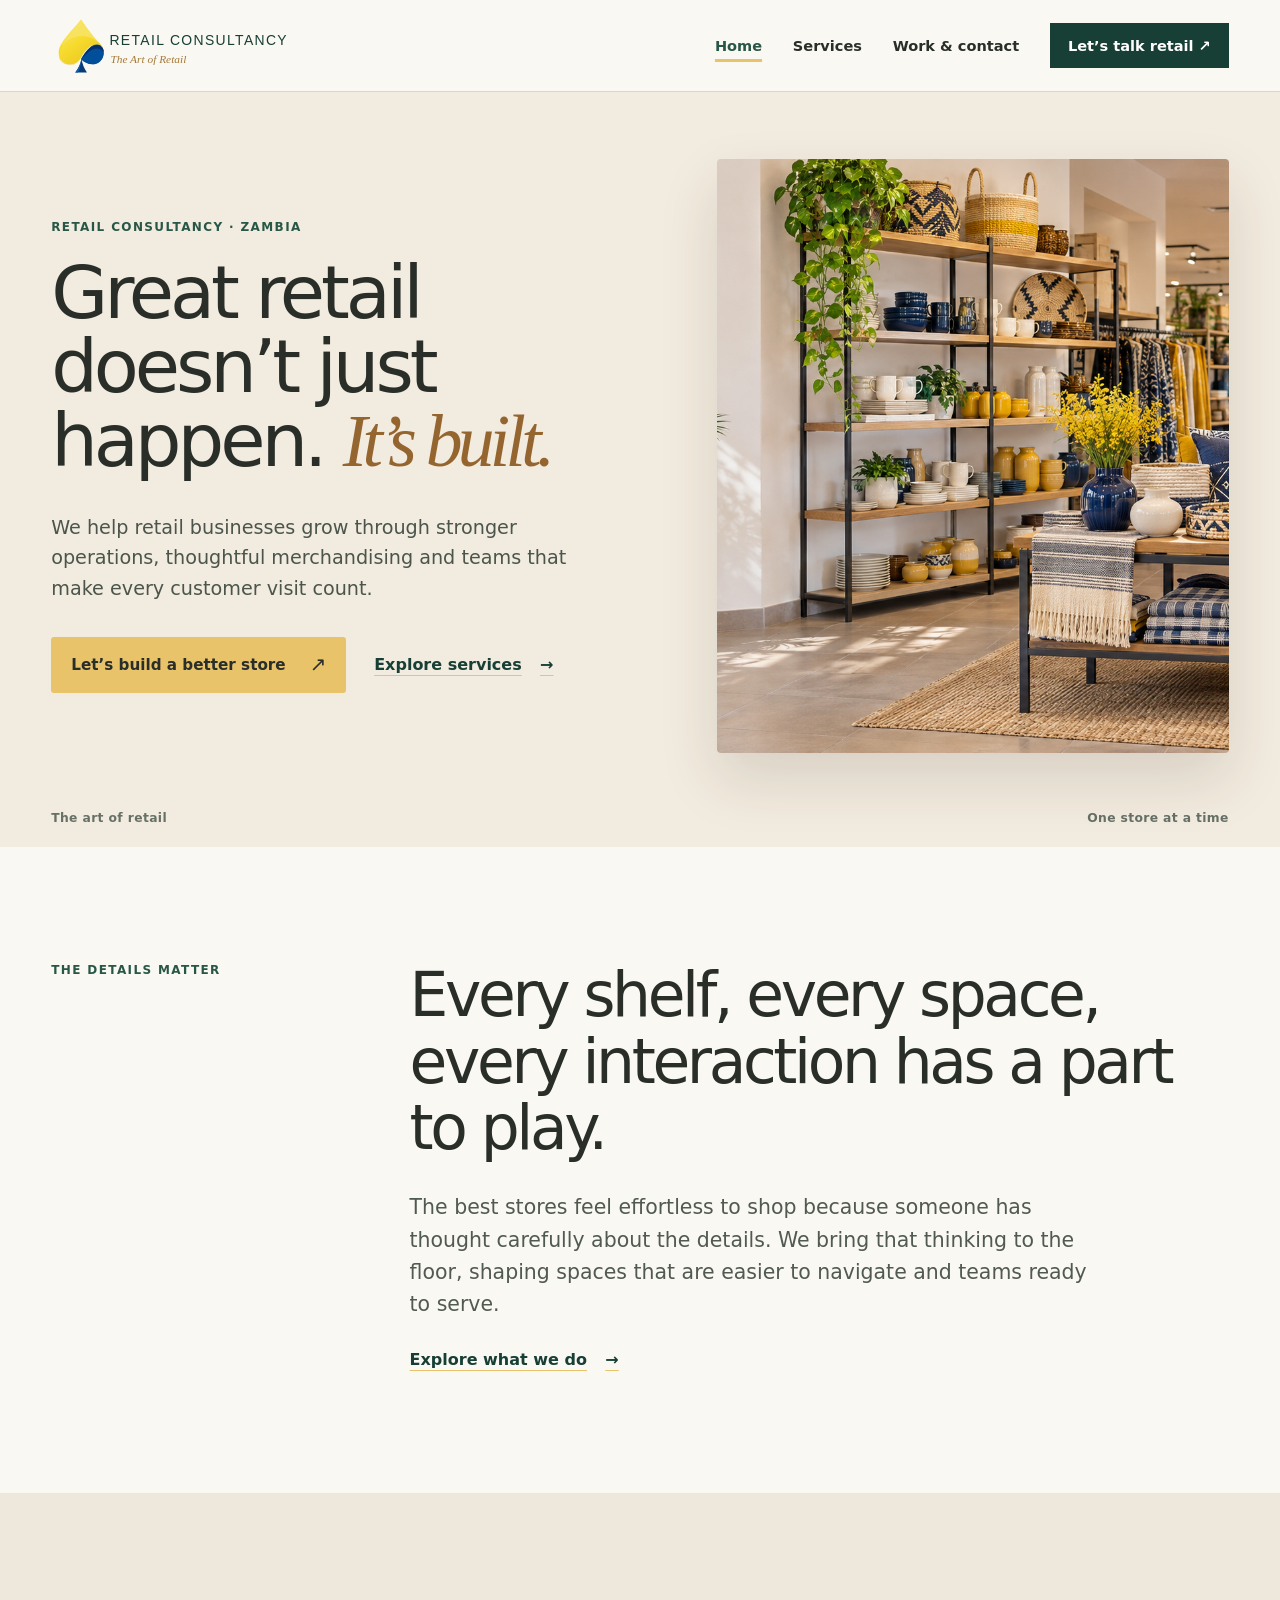
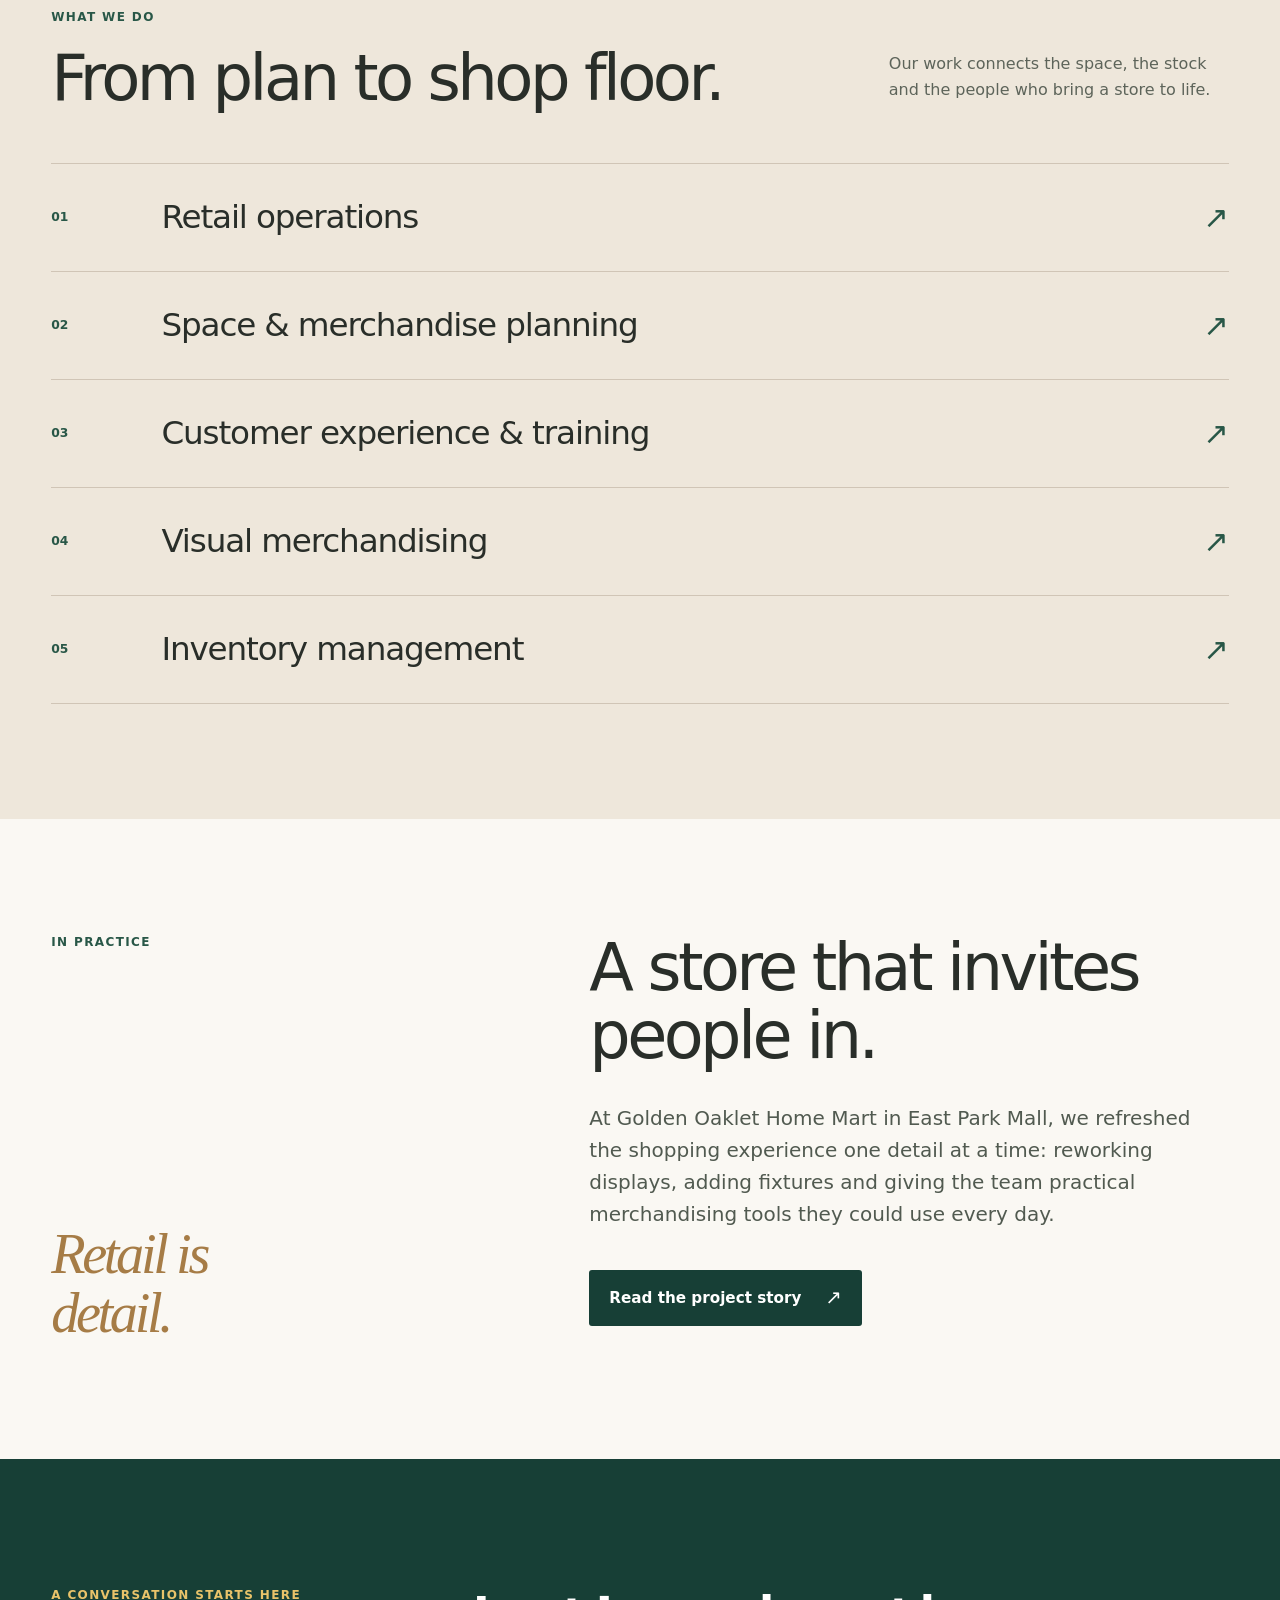
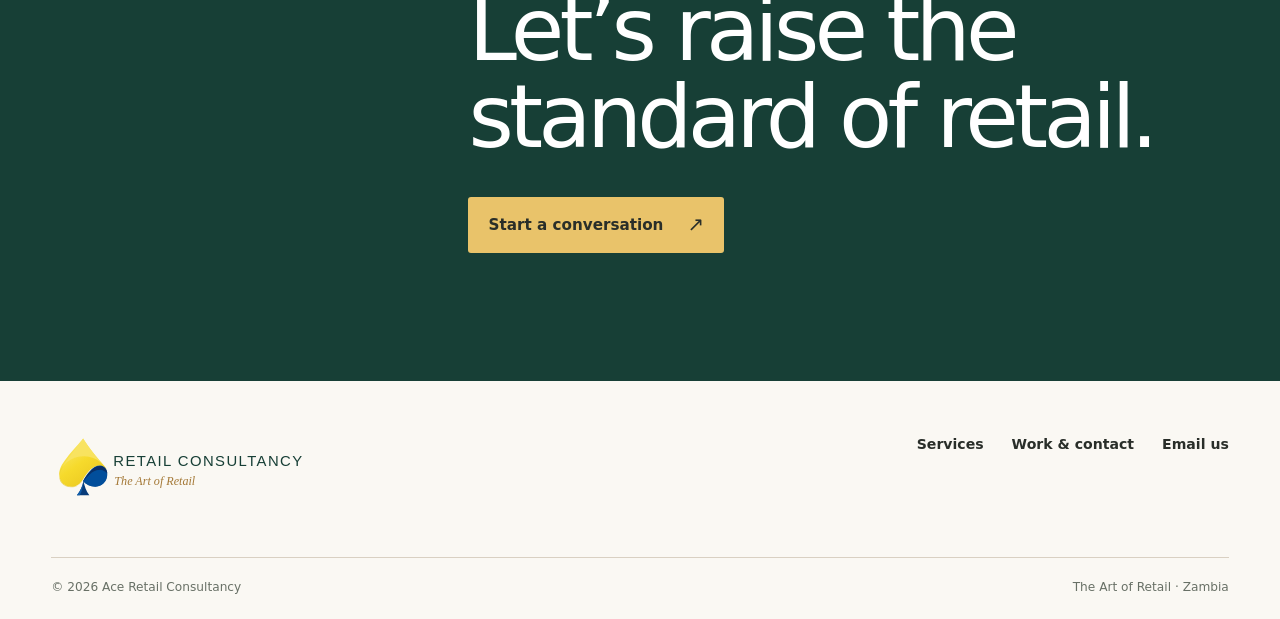
<file: index.html>
<!doctype html>
<html lang="en">
<head>
  <meta charset="utf-8">
  <meta name="viewport" content="width=device-width, initial-scale=1">
  <meta name="robots" content="noindex, nofollow">
  <meta name="theme-color" content="#F2EBDF">
  <meta name="description" content="Ace Retail Consultancy helps retail businesses strengthen store operations, merchandising and customer experience in Zambia.">
  <title>Ace Retail Consultancy — The Art of Retail</title>
  <link rel="icon" href="assets/ace-logo.svg" type="image/svg+xml">
  <link rel="stylesheet" href="styles.css">
  <script src="site.js" defer></script>
</head>
<body class="page-home">
  <a class="skip-link" href="#main">Skip to content</a>
  <header class="site-header">
    <div class="header-inner wrap">
      <a class="brand" href="index.html" aria-label="Ace Retail Consultancy, home"><img src="assets/ace-logo-horizontal.svg" alt="Ace Retail Consultancy — The Art of Retail"></a>
      <button class="menu-toggle" type="button" aria-controls="primary-nav" aria-expanded="false" aria-label="Open menu"><span></span><span></span></button>
      <nav id="primary-nav" class="primary-nav" aria-label="Main navigation">
        <a href="index.html" aria-current="page">Home</a>
        <a href="services.html">Services</a>
        <a href="work-contact.html">Work &amp; contact</a>
        <a class="nav-contact" href="work-contact.html#contact">Let’s talk retail <span aria-hidden="true">↗</span></a>
      </nav>
    </div>
  </header>

  <main id="main">
    <section class="hero home-hero">
      <div class="wrap hero-layout">
        <div class="hero-copy">
          <p class="eyebrow eyebrow-light">Retail consultancy · Zambia</p>
          <h1>Great retail<br>doesn’t just<br>happen. <em>It’s built.</em></h1>
          <p class="hero-lede">We help retail businesses grow through stronger operations, thoughtful merchandising and teams that make every customer visit count.</p>
          <div class="hero-actions">
            <a class="button button-yellow" href="work-contact.html#contact">Let’s build a better store <span aria-hidden="true">↗</span></a>
            <a class="text-link light-link" href="services.html">Explore services <span aria-hidden="true">→</span></a>
          </div>
        </div>
        <div class="hero-visual">
          <img src="assets/retail-interior-concept.png" alt="A thoughtfully arranged homeware store" fetchpriority="high">
        </div>
      </div>
      <div class="hero-bottom wrap"><span>The art of retail</span><span>One store at a time</span></div>
    </section>

    <section class="intro-section section-pad">
      <div class="wrap intro-grid">
        <p class="eyebrow">The details matter</p>
        <div>
          <h2>Every shelf, every space, every interaction has a part to play.</h2>
          <p class="large-copy">The best stores feel effortless to shop because someone has thought carefully about the details. We bring that thinking to the floor, shaping spaces that are easier to navigate and teams ready to serve.</p>
          <a class="text-link" href="services.html">Explore what we do <span aria-hidden="true">→</span></a>
        </div>
      </div>
    </section>

    <section class="expertise-section section-pad" aria-labelledby="expertise-title">
      <div class="wrap">
        <div class="section-heading">
          <div><p class="eyebrow">What we do</p><h2 id="expertise-title">From plan to shop floor.</h2></div>
          <p>Our work connects the space, the stock and the people who bring a store to life.</p>
        </div>
        <div class="service-list">
          <a href="services.html#operations"><span class="service-number">01</span><strong>Retail operations</strong><span class="service-arrow" aria-hidden="true">↗</span></a>
          <a href="services.html#space"><span class="service-number">02</span><strong>Space &amp; merchandise planning</strong><span class="service-arrow" aria-hidden="true">↗</span></a>
          <a href="services.html#experience"><span class="service-number">03</span><strong>Customer experience &amp; training</strong><span class="service-arrow" aria-hidden="true">↗</span></a>
          <a href="services.html#visual"><span class="service-number">04</span><strong>Visual merchandising</strong><span class="service-arrow" aria-hidden="true">↗</span></a>
          <a href="services.html#inventory"><span class="service-number">05</span><strong>Inventory management</strong><span class="service-arrow" aria-hidden="true">↗</span></a>
        </div>
      </div>
    </section>

    <section class="work-teaser section-pad" aria-labelledby="work-title">
      <div class="wrap work-grid">
        <div class="work-label"><p class="eyebrow">In practice</p><p class="work-motto">Retail is<br>detail.</p></div>
        <div class="work-copy">
          <h2 id="work-title">A store that invites people in.</h2>
          <p>At Golden Oaklet Home Mart in East Park Mall, we refreshed the shopping experience one detail at a time: reworking displays, adding fixtures and giving the team practical merchandising tools they could use every day.</p>
          <a class="button button-dark" href="work-contact.html#golden-oaklet">Read the project story <span aria-hidden="true">↗</span></a>
        </div>
      </div>
    </section>

    <section class="closing-section">
      <div class="wrap closing-grid">
        <p class="eyebrow eyebrow-light">A conversation starts here</p>
        <div><h2>Let’s raise the standard of retail.</h2><a class="button button-yellow" href="work-contact.html#contact">Start a conversation <span aria-hidden="true">↗</span></a></div>
      </div>
    </section>
  </main>

  <footer class="site-footer">
    <div class="wrap footer-top"><img src="assets/ace-logo-horizontal.svg" alt="Ace Retail Consultancy"><div><a href="services.html">Services</a><a href="work-contact.html">Work &amp; contact</a><a href="mailto:aceretailconsultancyzambia@gmail.com">Email us</a></div></div>
    <div class="wrap footer-bottom"><span>© 2026 Ace Retail Consultancy</span><span>The Art of Retail · Zambia</span></div>
  </footer>
</body>
</html>
</file>
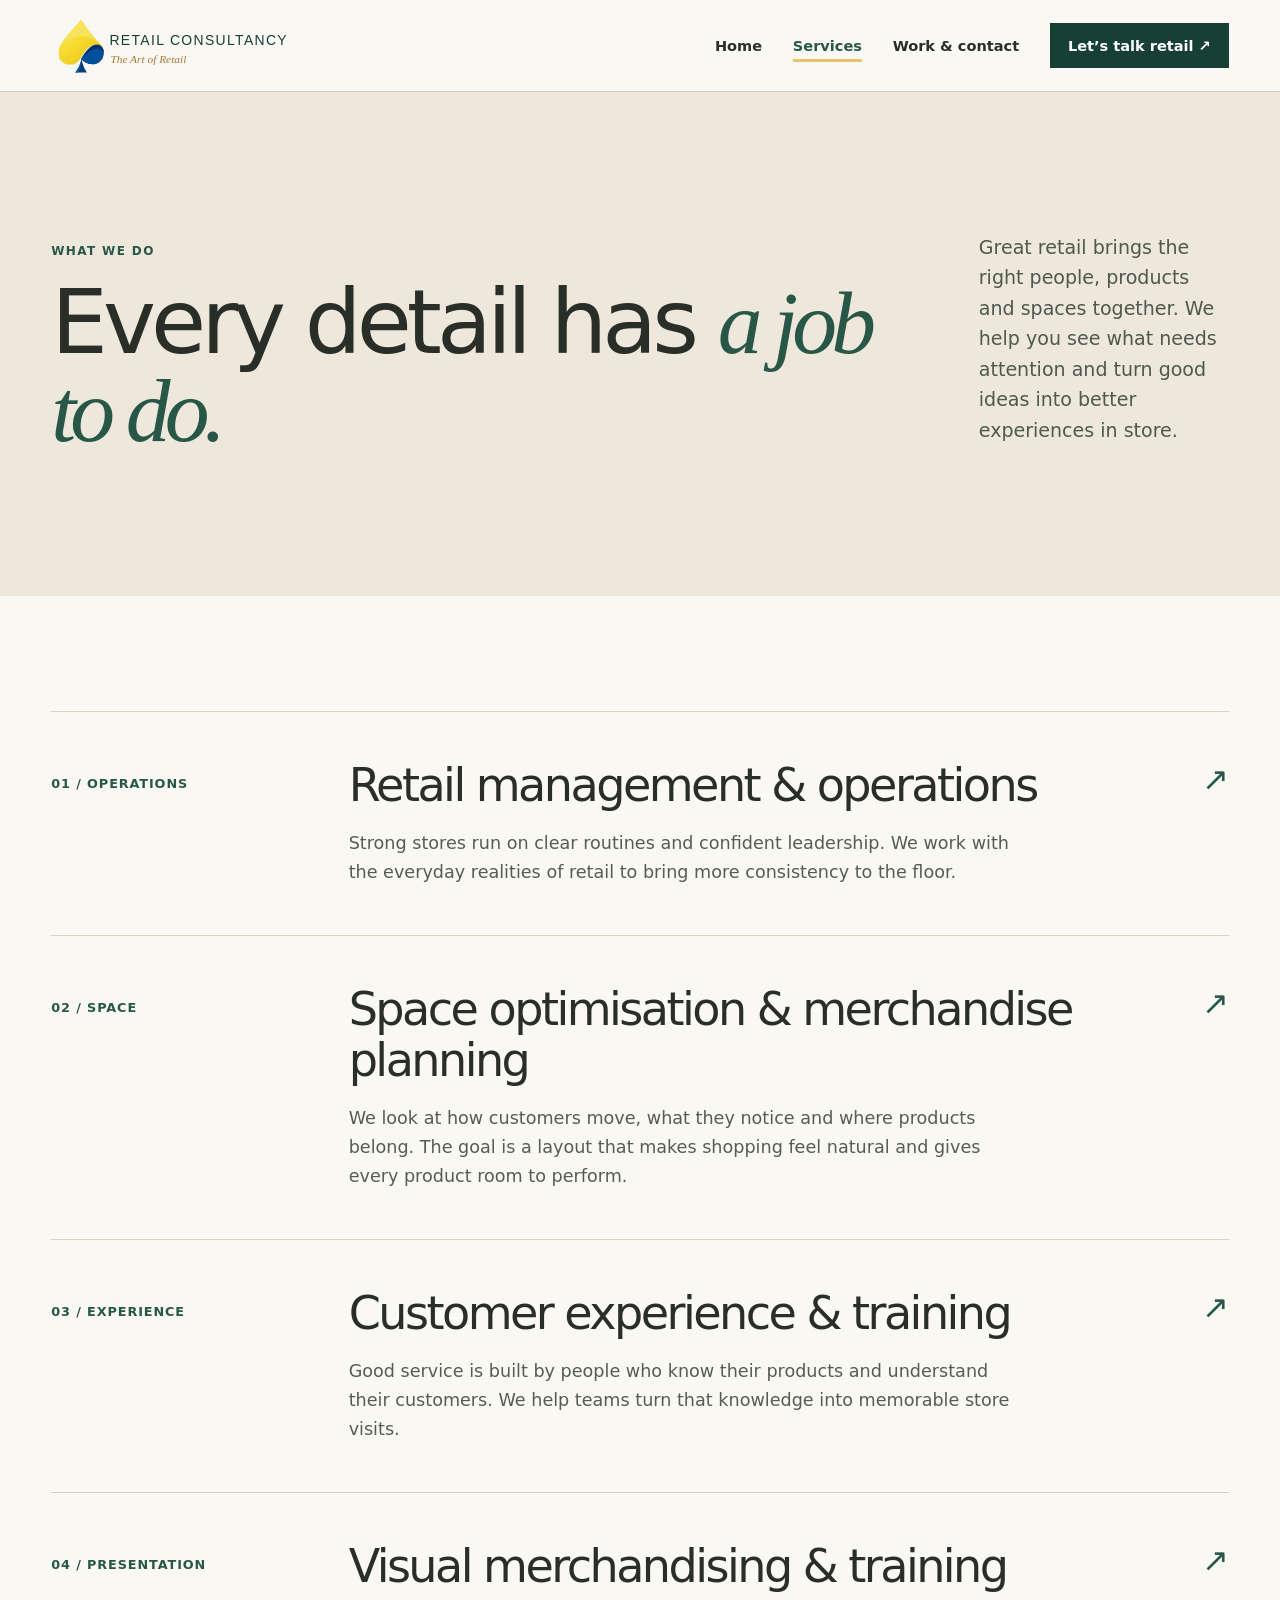
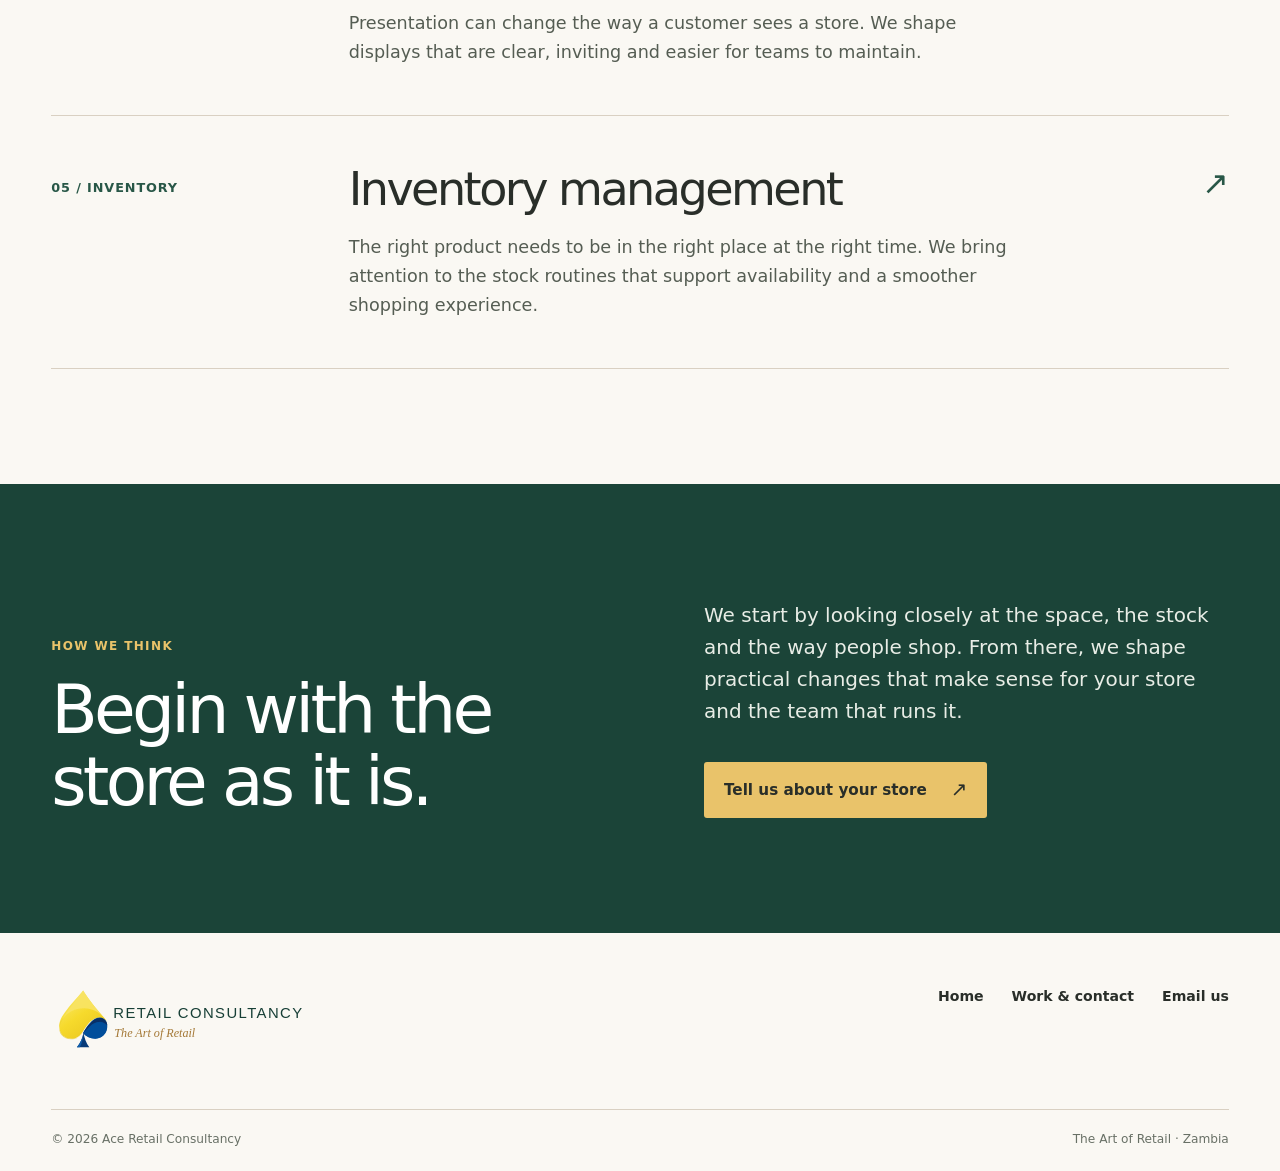
<file: services.html>
<!doctype html>
<html lang="en">
<head>
  <meta charset="utf-8"><meta name="viewport" content="width=device-width, initial-scale=1"><meta name="robots" content="noindex, nofollow"><meta name="theme-color" content="#FAF8F3">
  <meta name="description" content="Explore Ace Retail Consultancy's retail operations, space planning, customer experience, visual merchandising and inventory services.">
  <title>Services — Ace Retail Consultancy</title>
  <link rel="icon" href="assets/ace-logo.svg" type="image/svg+xml"><link rel="stylesheet" href="styles.css"><script src="site.js" defer></script>
</head>
<body class="page-services">
  <a class="skip-link" href="#main">Skip to content</a>
  <header class="site-header"><div class="header-inner wrap">
    <a class="brand" href="index.html" aria-label="Ace Retail Consultancy, home"><img src="assets/ace-logo-horizontal.svg" alt="Ace Retail Consultancy — The Art of Retail"></a>
    <button class="menu-toggle" type="button" aria-controls="primary-nav" aria-expanded="false" aria-label="Open menu"><span></span><span></span></button>
    <nav id="primary-nav" class="primary-nav" aria-label="Main navigation"><a href="index.html">Home</a><a href="services.html" aria-current="page">Services</a><a href="work-contact.html">Work &amp; contact</a><a class="nav-contact" href="work-contact.html#contact">Let’s talk retail <span aria-hidden="true">↗</span></a></nav>
  </div></header>
  <main id="main">
    <section class="inner-hero"><div class="wrap inner-hero-grid"><div><p class="eyebrow">What we do</p><h1>Every detail has <em>a job to do.</em></h1></div><p>Great retail brings the right people, products and spaces together. We help you see what needs attention and turn good ideas into better experiences in store.</p></div></section>
    <section class="service-detail section-pad"><div class="wrap">
      <article id="operations" class="detail-row"><span class="detail-no">01 / Operations</span><div><h2>Retail management &amp; operations</h2><p>Strong stores run on clear routines and confident leadership. We work with the everyday realities of retail to bring more consistency to the floor.</p></div><span class="detail-glyph" aria-hidden="true">↗</span></article>
      <article id="space" class="detail-row"><span class="detail-no">02 / Space</span><div><h2>Space optimisation &amp; merchandise planning</h2><p>We look at how customers move, what they notice and where products belong. The goal is a layout that makes shopping feel natural and gives every product room to perform.</p></div><span class="detail-glyph" aria-hidden="true">↗</span></article>
      <article id="experience" class="detail-row"><span class="detail-no">03 / Experience</span><div><h2>Customer experience &amp; training</h2><p>Good service is built by people who know their products and understand their customers. We help teams turn that knowledge into memorable store visits.</p></div><span class="detail-glyph" aria-hidden="true">↗</span></article>
      <article id="visual" class="detail-row"><span class="detail-no">04 / Presentation</span><div><h2>Visual merchandising &amp; training</h2><p>Presentation can change the way a customer sees a store. We shape displays that are clear, inviting and easier for teams to maintain.</p></div><span class="detail-glyph" aria-hidden="true">↗</span></article>
      <article id="inventory" class="detail-row"><span class="detail-no">05 / Inventory</span><div><h2>Inventory management</h2><p>The right product needs to be in the right place at the right time. We bring attention to the stock routines that support availability and a smoother shopping experience.</p></div><span class="detail-glyph" aria-hidden="true">↗</span></article>
    </div></section>
    <section class="approach-section section-pad"><div class="wrap approach-grid"><div><p class="eyebrow eyebrow-light">How we think</p><h2>Begin with the store as it is.</h2></div><div><p>We start by looking closely at the space, the stock and the way people shop. From there, we shape practical changes that make sense for your store and the team that runs it.</p><a class="button button-yellow" href="work-contact.html#contact">Tell us about your store <span aria-hidden="true">↗</span></a></div></div></section>
  </main>
  <footer class="site-footer"><div class="wrap footer-top"><img src="assets/ace-logo-horizontal.svg" alt="Ace Retail Consultancy"><div><a href="index.html">Home</a><a href="work-contact.html">Work &amp; contact</a><a href="mailto:aceretailconsultancyzambia@gmail.com">Email us</a></div></div><div class="wrap footer-bottom"><span>© 2026 Ace Retail Consultancy</span><span>The Art of Retail · Zambia</span></div></footer>
</body>
</html>
</file>
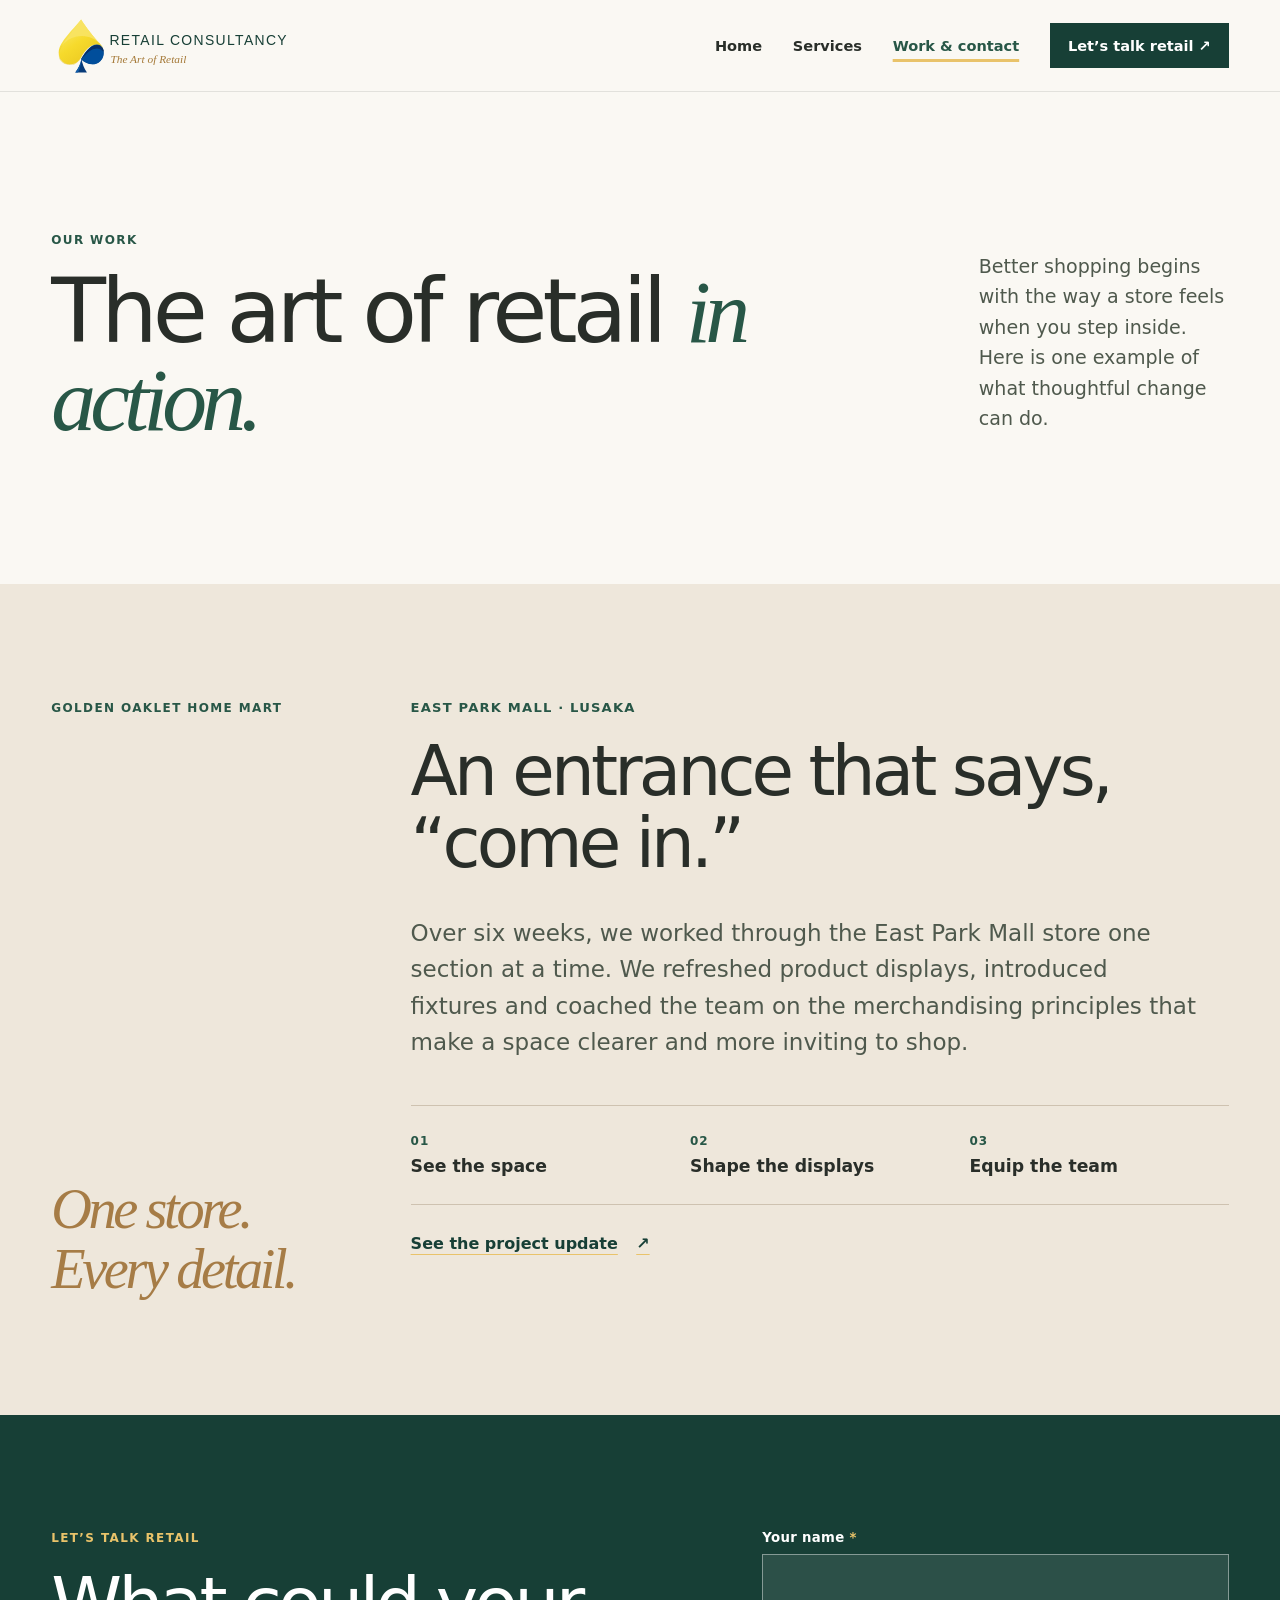
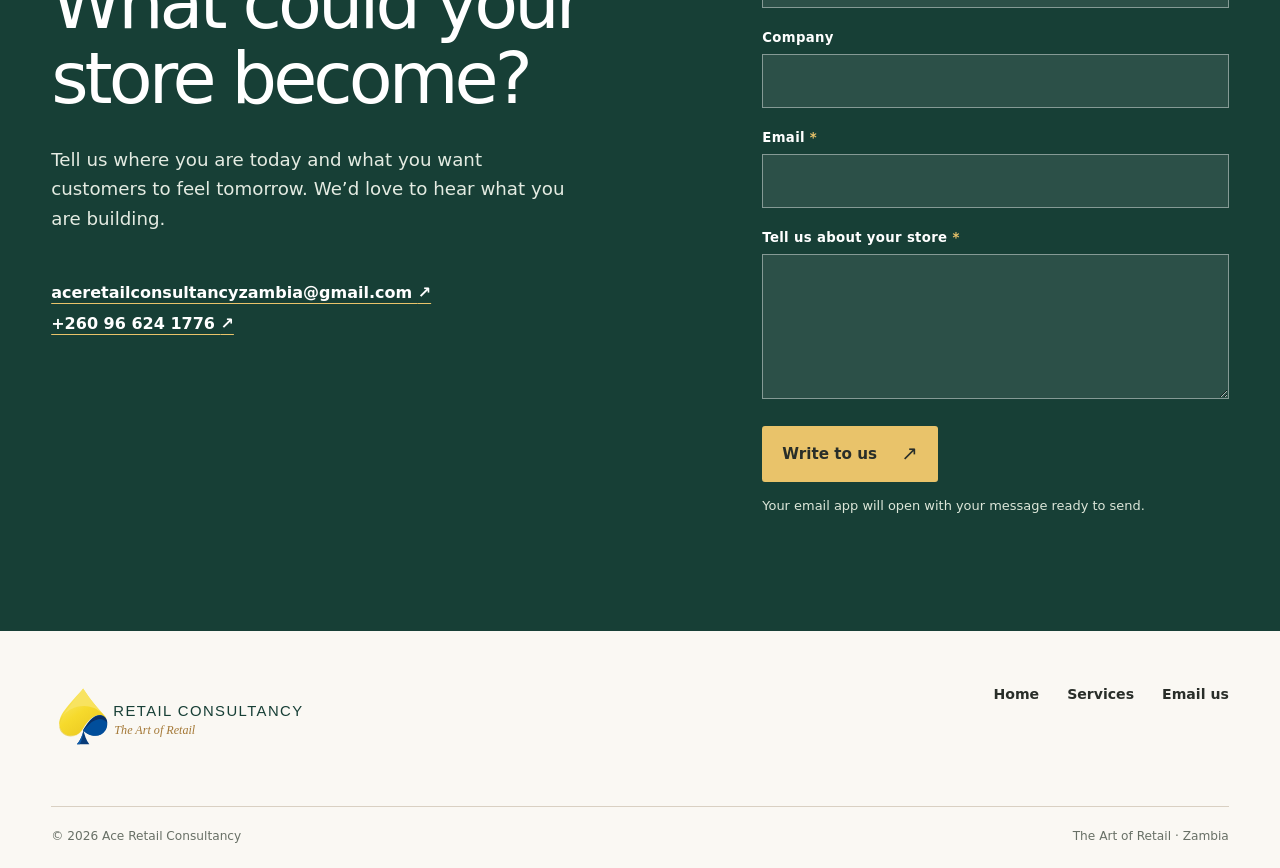
<file: work-contact.html>
<!doctype html>
<html lang="en">
<head>
  <meta charset="utf-8"><meta name="viewport" content="width=device-width, initial-scale=1"><meta name="robots" content="noindex, nofollow"><meta name="theme-color" content="#FAF8F3">
  <meta name="description" content="Explore the art of retail in action and get in touch with Ace Retail Consultancy about your store.">
  <title>Work &amp; Contact — Ace Retail Consultancy</title>
  <link rel="icon" href="assets/ace-logo.svg" type="image/svg+xml"><link rel="stylesheet" href="styles.css"><script src="site.js" defer></script>
</head>
<body class="page-work">
  <a class="skip-link" href="#main">Skip to content</a>
  <header class="site-header"><div class="header-inner wrap">
    <a class="brand" href="index.html" aria-label="Ace Retail Consultancy, home"><img src="assets/ace-logo-horizontal.svg" alt="Ace Retail Consultancy — The Art of Retail"></a>
    <button class="menu-toggle" type="button" aria-controls="primary-nav" aria-expanded="false" aria-label="Open menu"><span></span><span></span></button>
    <nav id="primary-nav" class="primary-nav" aria-label="Main navigation"><a href="index.html">Home</a><a href="services.html">Services</a><a href="work-contact.html" aria-current="page">Work &amp; contact</a><a class="nav-contact" href="#contact">Let’s talk retail <span aria-hidden="true">↗</span></a></nav>
  </div></header>
  <main id="main">
    <section class="inner-hero work-hero"><div class="wrap inner-hero-grid"><div><p class="eyebrow">Our work</p><h1>The art of retail <em>in action.</em></h1></div><p>Better shopping begins with the way a store feels when you step inside. Here is one example of what thoughtful change can do.</p></div></section>
    <section id="golden-oaklet" class="case-section section-pad"><div class="wrap case-grid"><div class="case-index"><span class="eyebrow">Golden Oaklet Home Mart</span><p class="case-motto">One store.<br>Every detail.</p></div><div class="case-main"><p class="case-location">East Park Mall · Lusaka</p><h2>An entrance that says, “come in.”</h2><p class="case-lede">Over six weeks, we worked through the East Park Mall store one section at a time. We refreshed product displays, introduced fixtures and coached the team on the merchandising principles that make a space clearer and more inviting to shop.</p><div class="case-facts"><div><span>01</span><strong>See the space</strong></div><div><span>02</span><strong>Shape the displays</strong></div><div><span>03</span><strong>Equip the team</strong></div></div><a class="text-link" href="https://www.linkedin.com/posts/chiteu-muyoya-mundia-54705535_small-changes-big-impact-over-the-last-activity-7400076872862212097-_loh" target="_blank" rel="noopener noreferrer">See the project update <span aria-hidden="true">↗</span></a></div></div></section>
    <section id="contact" class="contact-section section-pad"><div class="wrap contact-grid"><div><p class="eyebrow eyebrow-light">Let’s talk retail</p><h2>What could your store become?</h2><p>Tell us where you are today and what you want customers to feel tomorrow. We’d love to hear what you are building.</p><div class="contact-direct"><a href="mailto:aceretailconsultancyzambia@gmail.com">aceretailconsultancyzambia@gmail.com <span aria-hidden="true">↗</span></a><a href="tel:+260966241776">+260 96 624 1776 <span aria-hidden="true">↗</span></a></div></div><form id="contact-form" class="contact-form"><label for="name">Your name <span aria-hidden="true">*</span></label><input id="name" name="name" type="text" autocomplete="name" required><label for="company">Company</label><input id="company" name="company" type="text" autocomplete="organization"><label for="email">Email <span aria-hidden="true">*</span></label><input id="email" name="email" type="email" autocomplete="email" required><label for="message">Tell us about your store <span aria-hidden="true">*</span></label><textarea id="message" name="message" rows="5" required></textarea><button class="button button-yellow" type="submit">Write to us <span aria-hidden="true">↗</span></button><p class="form-note">Your email app will open with your message ready to send.</p></form></div></section>
  </main>
  <footer class="site-footer"><div class="wrap footer-top"><img src="assets/ace-logo-horizontal.svg" alt="Ace Retail Consultancy"><div><a href="index.html">Home</a><a href="services.html">Services</a><a href="mailto:aceretailconsultancyzambia@gmail.com">Email us</a></div></div><div class="wrap footer-bottom"><span>© 2026 Ace Retail Consultancy</span><span>The Art of Retail · Zambia</span></div></footer>
</body>
</html>
</file>
<file: styles.css>
:root{--blue:#1b4438;--deep:#285747;--navy:#173f36;--ink:#292e29;--yellow:#e9c36a;--paper:#faf8f3;--pale:#eee7db;--line:#d9d0c2;--white:#fff;--gutter:clamp(22px,4vw,64px);font-family:system-ui,-apple-system,"Segoe UI",sans-serif;color:var(--ink);background:var(--paper);font-synthesis:none}
*,*::before,*::after{box-sizing:border-box}
html{scroll-behavior:smooth}
body{margin:0;min-width:320px}
img{display:block;max-width:100%}
a{color:inherit}
button,input,textarea{font:inherit}
button{cursor:pointer}
:focus-visible{outline:3px solid var(--yellow);outline-offset:4px}
::selection{background:var(--yellow);color:var(--ink)}
.wrap{width:min(100% - var(--gutter)*2,1400px);margin-inline:auto}
.skip-link{position:absolute;z-index:1000;left:1rem;top:-5rem;padding:.75rem 1rem;background:var(--yellow);color:var(--ink);font-weight:700}
.skip-link:focus{top:1rem}
.site-header{position:sticky;top:0;z-index:100;background:rgba(250,248,243,.96);backdrop-filter:blur(18px) saturate(120%);box-shadow:0 1px 0 rgba(41,46,41,.11)}
.header-inner{display:flex;align-items:center;justify-content:space-between;gap:2rem;min-height:91px}
.brand{display:block;flex:none;width:clamp(224px,24vw,305px)}
.brand img{width:100%;height:auto}
.primary-nav{display:flex;align-items:center;gap:clamp(18px,2.4vw,38px)}
.primary-nav>a{font-size:.91rem;text-decoration:none;font-weight:600;white-space:nowrap;transition:color .18s ease}
.primary-nav>a:not(.nav-contact):hover,.primary-nav>a[aria-current="page"]{color:var(--deep)}
.primary-nav>a[aria-current="page"]{text-decoration:underline;text-decoration-color:var(--yellow);text-decoration-thickness:3px;text-underline-offset:8px}
.primary-nav .nav-contact{padding:14px 18px;background:var(--navy);color:#fff;transition:background .18s ease,transform .12s ease}
.primary-nav .nav-contact:hover{background:var(--deep)}
.primary-nav .nav-contact:active,.button:active{transform:scale(.97)}
.menu-toggle{display:none}
.eyebrow{margin:0 0 20px;font-size:.75rem;font-weight:750;line-height:1.35;letter-spacing:.115em;text-transform:uppercase;color:var(--deep)}
.eyebrow-light{color:var(--yellow)}
h1,h2,h3,p{margin-top:0}
h1,h2{font-weight:540;letter-spacing:-.055em}
h1 em,h2 em{font-family:Georgia,"Times New Roman",serif;font-weight:400;font-style:italic;letter-spacing:-.065em;color:var(--yellow)}
.button{display:inline-flex;align-items:center;justify-content:space-between;gap:24px;min-height:56px;padding:14px 20px;text-decoration:none;font-weight:700;font-size:.95rem;border:0;border-radius:3px;transition:transform .12s ease,background .18s ease,color .18s ease}
.button span{font-size:1.3em;line-height:1;font-weight:400}
.button-yellow{background:var(--yellow);color:var(--ink)}
.button-yellow:hover{background:#f4d789}
.button-dark{background:var(--navy);color:var(--white)}
.button-dark:hover{background:var(--deep)}
.text-link{display:inline-flex;align-items:center;gap:1.15rem;padding:9px 0;color:var(--navy);font-weight:700;text-underline-offset:5px;text-decoration-color:var(--yellow)}
.text-link:hover{text-decoration-thickness:3px}
.light-link{color:var(--white)}
.section-pad{padding-block:clamp(84px,9vw,150px)}

/* Home */
.home-hero{background:#f2ebdf;color:var(--ink);overflow:hidden}
.hero-layout{display:grid;grid-template-columns:minmax(0,1.08fr) minmax(0,.92fr);gap:clamp(36px,5vw,90px);align-items:center;min-height:720px;padding-top:68px;padding-bottom:58px}
.hero-copy{padding-block:20px}
.home-hero h1{font-size:clamp(3.8rem,5.75vw,6.8rem);line-height:1.01;max-width:800px;margin:0 0 34px}
.home-hero h1 em{color:#95652f}
.home-hero .eyebrow-light{color:var(--deep)}
.hero-lede{max-width:570px;font-size:clamp(1.1rem,1.5vw,1.35rem);line-height:1.6;color:#4b554b;margin-bottom:32px}
.hero-actions{display:flex;align-items:center;flex-wrap:wrap;gap:28px}
.hero-visual{position:relative;align-self:stretch;min-height:520px;max-height:650px;overflow:hidden;border-radius:4px;box-shadow:0 26px 60px rgba(54,45,30,.14)}
.hero-visual img{width:100%;height:100%;object-fit:cover;object-position:52% center}
.image-note{position:absolute;bottom:0;right:0;margin:0;padding:11px 15px;background:rgba(20,43,67,.86);color:#fff;font-size:.72rem;letter-spacing:.01em}
.hero-bottom{display:flex;justify-content:space-between;gap:1rem;padding-bottom:22px;color:#667066;font-size:.77rem;font-weight:650;letter-spacing:.03em}
.home-hero .light-link{color:var(--navy)}
.intro-grid{display:grid;grid-template-columns:25% minmax(0,1fr);gap:5vw}
.intro-grid h2{max-width:950px;font-size:clamp(2.6rem,4.8vw,5.5rem);line-height:1.08;margin-bottom:30px}
.large-copy{max-width:680px;font-size:clamp(1.15rem,1.6vw,1.43rem);line-height:1.58;color:#515a50}
.expertise-section{background:#eee7db}
.section-heading{display:flex;align-items:end;justify-content:space-between;gap:3rem;margin-bottom:50px}
.section-heading h2{font-size:clamp(2.8rem,5vw,5.6rem);line-height:1.06;margin:0}
.section-heading>p{max-width:340px;line-height:1.6;color:#5d645a;margin:0 0 10px}
.service-list{border-top:1px solid #d0c5b6}
.service-list a{display:grid;grid-template-columns:8% 1fr 44px;align-items:center;gap:1rem;min-height:108px;border-bottom:1px solid #d0c5b6;text-decoration:none;transition:padding .2s ease,background .2s ease}
.service-list a:hover{padding-inline:15px;background:#faf8f3}
.service-number{font-size:.77rem;color:var(--deep);font-weight:700}
.service-list strong{font-size:clamp(1.5rem,2.55vw,2.8rem);font-weight:530;letter-spacing:-.035em}
.service-arrow{font-size:1.9rem;color:var(--deep);font-weight:300;text-align:right}
.work-teaser{background:#faf8f3}
.work-grid{display:grid;grid-template-columns:37% 1fr;gap:8vw}
.work-label{display:flex;flex-direction:column;justify-content:space-between;min-height:410px}
.work-motto,.case-motto{font-family:Georgia,"Times New Roman",serif;font-size:clamp(2.8rem,4.4vw,5.5rem);font-weight:400;font-style:italic;line-height:1.06;letter-spacing:-.06em;color:#a67c46;margin:0}
.work-copy h2{font-size:clamp(3rem,5.1vw,5.9rem);line-height:1.04;max-width:800px;margin-bottom:32px}
.work-copy>p:not(.small-source){max-width:660px;font-size:1.25rem;line-height:1.6;color:#515a50}
.work-copy .button{margin-top:20px}
.closing-section{background:var(--navy);color:#fff;padding-block:clamp(90px,10vw,155px)}
.closing-grid{display:grid;grid-template-columns:30% 1fr;gap:5vw}
.closing-grid h2{font-size:clamp(3.5rem,6.8vw,8rem);line-height:1;max-width:1000px;margin-bottom:36px}

/* Interior pages */
.inner-hero{background:#eee7db;padding-block:clamp(100px,11vw,180px)}
.inner-hero-grid{display:grid;grid-template-columns:minmax(0,1.55fr) minmax(250px,.45fr);align-items:end;gap:6vw}
.inner-hero h1{font-size:clamp(4rem,7vw,8rem);line-height:.98;margin-bottom:0}
.inner-hero h1 em{color:var(--deep)}
.inner-hero-grid>p{font-size:1.19rem;line-height:1.6;color:#4f594d;margin-bottom:10px}
.detail-row{display:grid;grid-template-columns:22% 1fr 60px;gap:3vw;padding-block:48px;border-bottom:1px solid var(--line);scroll-margin-top:110px}
.detail-row:first-child{border-top:1px solid var(--line)}
.detail-no{font-size:.8rem;line-height:1.5;color:var(--deep);font-weight:700;text-transform:uppercase;letter-spacing:.07em;padding-top:14px}
.detail-row h2{font-size:clamp(2rem,3.6vw,4.1rem);line-height:1.12;margin-bottom:17px}
.detail-row p{font-size:1.1rem;line-height:1.65;color:#555d53;max-width:680px;margin-bottom:0}
.detail-glyph{font-size:2rem;color:var(--deep);font-weight:300;text-align:right}
.approach-section{background:var(--blue);color:#fff}
.approach-grid{display:grid;grid-template-columns:1fr 1fr;align-items:end;gap:10vw}
.approach-grid h2{font-size:clamp(3.2rem,5.3vw,6.1rem);line-height:1.06;margin:0}
.approach-grid p:not(.eyebrow){font-size:1.25rem;line-height:1.6;color:#e8ede6;margin-bottom:35px}
.work-hero{background:#faf8f3}
.case-section{scroll-margin-top:100px;background:#eee7db}
.case-grid{display:grid;grid-template-columns:24% 1fr;gap:6vw}
.case-index{display:flex;flex-direction:column;justify-content:space-between;min-height:600px}
.case-location{font-size:.82rem;text-transform:uppercase;letter-spacing:.09em;color:var(--deep);font-weight:750;margin-bottom:20px}
.case-main h2{font-size:clamp(3.2rem,5.4vw,6rem);line-height:1.05;max-width:900px;margin-bottom:35px}
.case-lede{font-size:clamp(1.18rem,1.8vw,1.55rem);line-height:1.58;max-width:790px;color:#4f594d}
.case-facts{display:grid;grid-template-columns:repeat(3,1fr);gap:20px;border-top:1px solid #cec2b0;border-bottom:1px solid #cec2b0;padding-block:28px;margin-block:45px 20px}
.case-facts div{display:flex;flex-direction:column;gap:8px}
.case-facts span{font-size:.75rem;letter-spacing:.08em;text-transform:uppercase;color:var(--deep);font-weight:700}
.case-facts strong{font-size:1.08rem;font-weight:630}
.contact-section{scroll-margin-top:90px;background:var(--navy);color:#fff}
.contact-grid{display:grid;grid-template-columns:1fr minmax(330px,.8fr);gap:10vw}
.contact-grid h2{font-size:clamp(3.1rem,5.6vw,6.4rem);line-height:1.04;max-width:700px;margin-bottom:30px}
.contact-grid>div>p:not(.eyebrow){font-size:1.14rem;line-height:1.6;max-width:520px;color:#e4ebe2}
.contact-direct{display:flex;flex-direction:column;gap:12px;margin-top:50px}
.contact-direct a{font-size:clamp(1rem,1.25vw,1.3rem);font-weight:650;text-decoration-color:var(--yellow);text-underline-offset:5px;overflow-wrap:anywhere}
.contact-form{display:flex;flex-direction:column;align-self:start}
.contact-form label{font-size:.83rem;font-weight:700;letter-spacing:.025em;margin-bottom:9px}
.contact-form label span{color:var(--yellow)}
.contact-form input,.contact-form textarea{width:100%;border:1px solid rgba(255,255,255,.42);border-radius:0;background:rgba(255,255,255,.09);color:#fff;padding:14px 15px;outline:none;margin-bottom:22px;transition:border-color .18s ease,background .18s ease}
.contact-form input{min-height:54px}
.contact-form textarea{resize:vertical;min-height:145px}
.contact-form input:hover,.contact-form textarea:hover{border-color:#fff}
.contact-form input:focus,.contact-form textarea:focus{border-color:var(--yellow);background:rgba(255,255,255,.13);outline:2px solid var(--yellow);outline-offset:1px}
.contact-form .button{align-self:start;margin-top:5px}
.form-note{font-size:.81rem;color:#dce6d9;line-height:1.5;margin:14px 0 0}

/* Footer */
.site-footer{background:var(--paper);padding-block:55px 25px}
.footer-top{display:flex;align-items:start;justify-content:space-between;gap:3rem;padding-bottom:60px}
.footer-top img{width:min(100%,325px)}
.footer-top>div{display:flex;gap:28px;flex-wrap:wrap}
.footer-top a{font-size:.88rem;font-weight:650;text-decoration:none}
.footer-top a:hover{text-decoration:underline;text-underline-offset:5px}
.footer-bottom{display:flex;justify-content:space-between;gap:1rem;border-top:1px solid var(--line);padding-top:22px;color:#687066;font-size:.76rem}

@media(max-width:1100px){.brand{width:230px}.primary-nav{gap:18px}.primary-nav>a{font-size:.82rem}.hero-layout{grid-template-columns:1fr 1fr;gap:35px;min-height:600px}.hero-visual{min-height:480px}.home-hero h1{font-size:clamp(3.5rem,6vw,6rem)}}
@media(max-width:800px){.header-inner{min-height:76px}.brand{width:245px}.menu-toggle{display:flex;flex-direction:column;justify-content:center;gap:6px;border:0;background:transparent;width:44px;height:44px;padding:9px}.menu-toggle span{height:2px;width:25px;background:var(--ink);transition:transform .18s ease}.menu-toggle[aria-expanded="true"] span:first-child{transform:translateY(4px) rotate(45deg)}.menu-toggle[aria-expanded="true"] span:last-child{transform:translateY(-4px) rotate(-45deg)}.primary-nav{display:none;position:absolute;top:100%;left:0;right:0;background:var(--paper);padding:20px var(--gutter) 28px;box-shadow:0 15px 20px rgba(15,45,76,.1);flex-direction:column;align-items:stretch;gap:0}.primary-nav.is-open{display:flex}.primary-nav>a{padding:15px 0;font-size:1rem}.primary-nav .nav-contact{padding:16px;margin-top:12px;text-align:center}.hero-layout{grid-template-columns:1fr;min-height:auto;padding-block:55px 40px}.home-hero h1{font-size:clamp(3.6rem,9vw,6rem)}.hero-visual{min-height:420px;max-height:500px}.intro-grid,.work-grid,.closing-grid,.case-grid{grid-template-columns:1fr;gap:35px}.intro-grid>.eyebrow{margin:0}.work-label,.case-index{min-height:auto}.work-motto,.case-motto{font-size:2.7rem}.inner-hero-grid{grid-template-columns:1fr;gap:32px}.inner-hero h1{font-size:clamp(3.7rem,8vw,6rem)}.approach-grid,.contact-grid{grid-template-columns:1fr;gap:55px}.detail-row{grid-template-columns:19% 1fr 30px}.case-facts{gap:15px}}
@media(max-width:600px){:root{--gutter:20px}.section-pad{padding-block:76px}.hero-layout{padding-top:48px}.home-hero h1{font-size:clamp(3.3rem,13vw,4.8rem)}.hero-lede{font-size:1.08rem}.hero-actions{align-items:start;gap:17px}.hero-visual{min-height:330px}.hero-bottom{font-size:.7rem}.intro-grid h2,.work-copy h2,.closing-grid h2,.case-main h2{font-size:clamp(2.7rem,10vw,4rem)}.section-heading{display:block}.section-heading>p{margin-top:25px}.service-list a{grid-template-columns:34px 1fr 24px;min-height:90px;gap:9px}.service-list strong{font-size:1.45rem}.service-arrow{font-size:1.4rem}.inner-hero{padding-block:90px}.inner-hero h1{font-size:clamp(3.5rem,12vw,5rem)}.detail-row{grid-template-columns:1fr 25px;gap:10px;padding-block:35px}.detail-no{grid-column:1/-1;padding:0}.detail-row h2{font-size:2rem}.detail-row p{font-size:1rem}.case-facts{grid-template-columns:1fr;gap:20px}.contact-grid h2{font-size:clamp(2.8rem,10vw,4rem)}.footer-top,.footer-bottom{flex-direction:column}.footer-top{padding-bottom:45px}.footer-top>div{gap:17px}.footer-top img{width:270px}}
:root{--ease-out:cubic-bezier(0.23,1,0.32,1)}
@media(max-width:800px){
  .primary-nav{display:flex;visibility:hidden;pointer-events:none;opacity:0;transform:translateY(-8px);transform-origin:top right;transition:opacity 180ms var(--ease-out),transform 180ms var(--ease-out),visibility 0s linear 180ms}
  .primary-nav.is-open{visibility:visible;pointer-events:auto;opacity:1;transform:translateY(0);transition:opacity 180ms var(--ease-out),transform 180ms var(--ease-out),visibility 0s}
}
@media(prefers-reduced-motion:reduce){html{scroll-behavior:auto}*,*::before,*::after{transition-duration:.01ms!important;animation-duration:.01ms!important}}
@media(max-width:800px) and (prefers-reduced-motion:reduce){
  .primary-nav{transform:none;transition:opacity 80ms var(--ease-out),visibility 0s linear 80ms!important}
  .primary-nav.is-open{transform:none;transition:opacity 80ms var(--ease-out),visibility 0s!important}
}
@media(prefers-reduced-transparency:reduce){.site-header{background:var(--paper);backdrop-filter:none}}
@media(prefers-contrast:more){.site-header{background:#fff;backdrop-filter:none;border-bottom:2px solid var(--ink)}.contact-form input,.contact-form textarea{background:var(--navy);border:2px solid #fff}.eyebrow{color:var(--navy)}}
</file>
